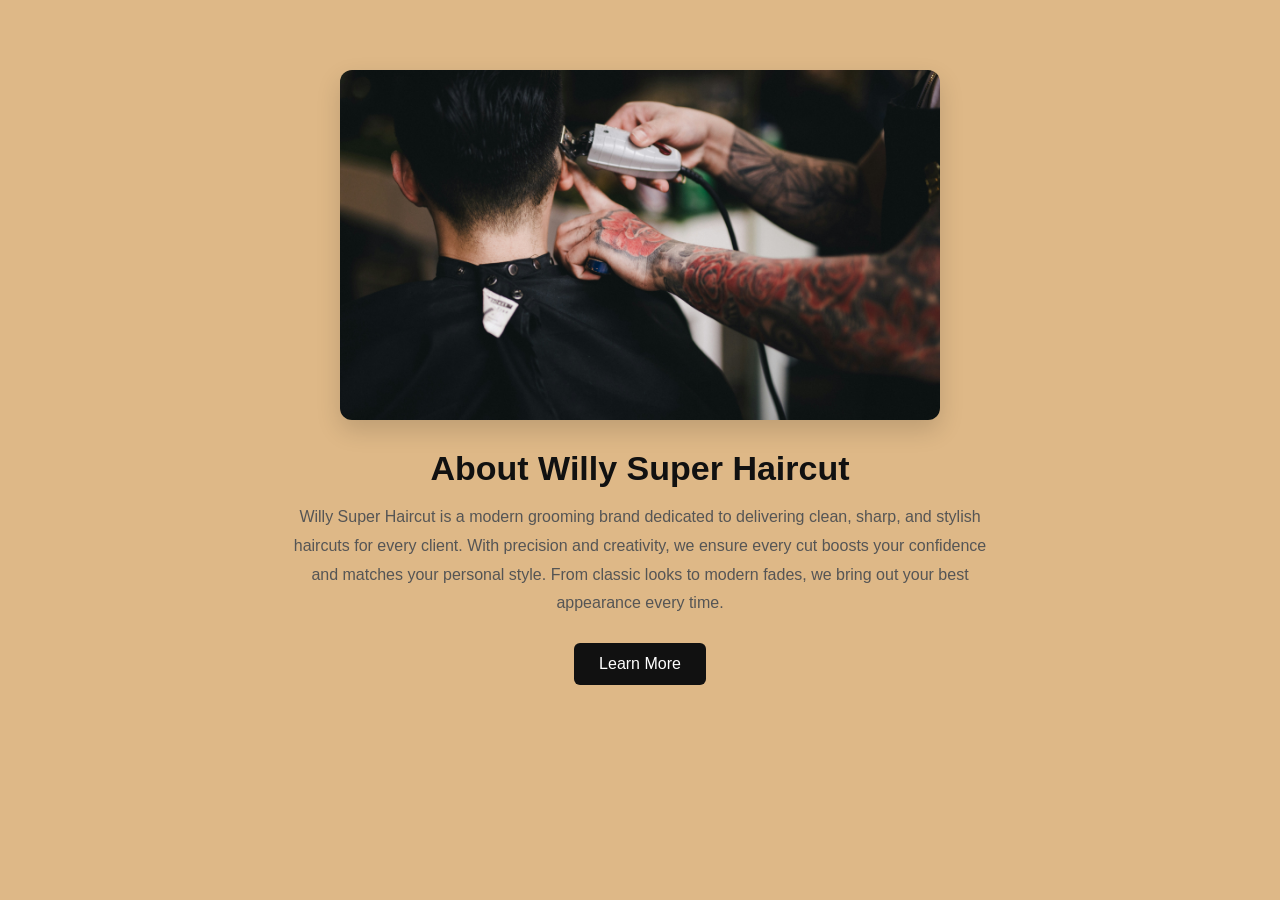
<file: ab.html>
<!DOCTYPE html>
<html lang="en">
<head>
<meta charset="UTF-8">
<meta name="viewport" content="width=device-width, initial-scale=1.0">
<title>About Willy Super Haircut</title>

<style>
* {
  margin: 0;
  padding: 0;
  box-sizing: border-box;
  font-family: Arial, sans-serif;
}

body {
  background: burlywood;
}

/* SECTION */
.about-section {
  padding: 70px 20px;
  text-align: center;
  background: burlywood;
}

/* IMAGE */
.about-section img {
  width: 100%;
  max-width: 600px;
  height: 350px;
  object-fit: cover;
  border-radius: 12px;
  margin-bottom: 25px;
  box-shadow: 0 10px 25px rgba(0,0,0,0.15);
}

/* TITLE */
.about-section h2 {
  font-size: 34px;
  margin-bottom: 15px;
  color: #111;
}

/* PARAGRAPH */
.about-section p {
  max-width: 700px;
  margin: auto;
  font-size: 16px;
  line-height: 1.8;
  color: #555;
}

/* BUTTON */
.btn {
  display: inline-block;
  margin-top: 25px;
  padding: 12px 25px;
  background: #111;
  color: white;
  text-decoration: none;
  border-radius: 6px;
  transition: 0.3s;
}

.btn:hover {
  background: #444;
}
</style>

</head>

<body>

<section class="about-section">

  <!-- IMAGE -->
  <img src="hai-phung-m4Pd_e-4zKs-unsplash.jpg" alt="Willy Super Haircut">

  <h2>About Willy Super Haircut</h2>

  <p>
    Willy Super Haircut is a modern grooming brand dedicated to delivering clean,
    sharp, and stylish haircuts for every client. With precision and creativity,
    we ensure every cut boosts your confidence and matches your personal style.
    From classic looks to modern fades, we bring out your best appearance every time.
  </p>

  <a href="#" class="btn">Learn More</a>

</section>

</body>
</html>
</file>
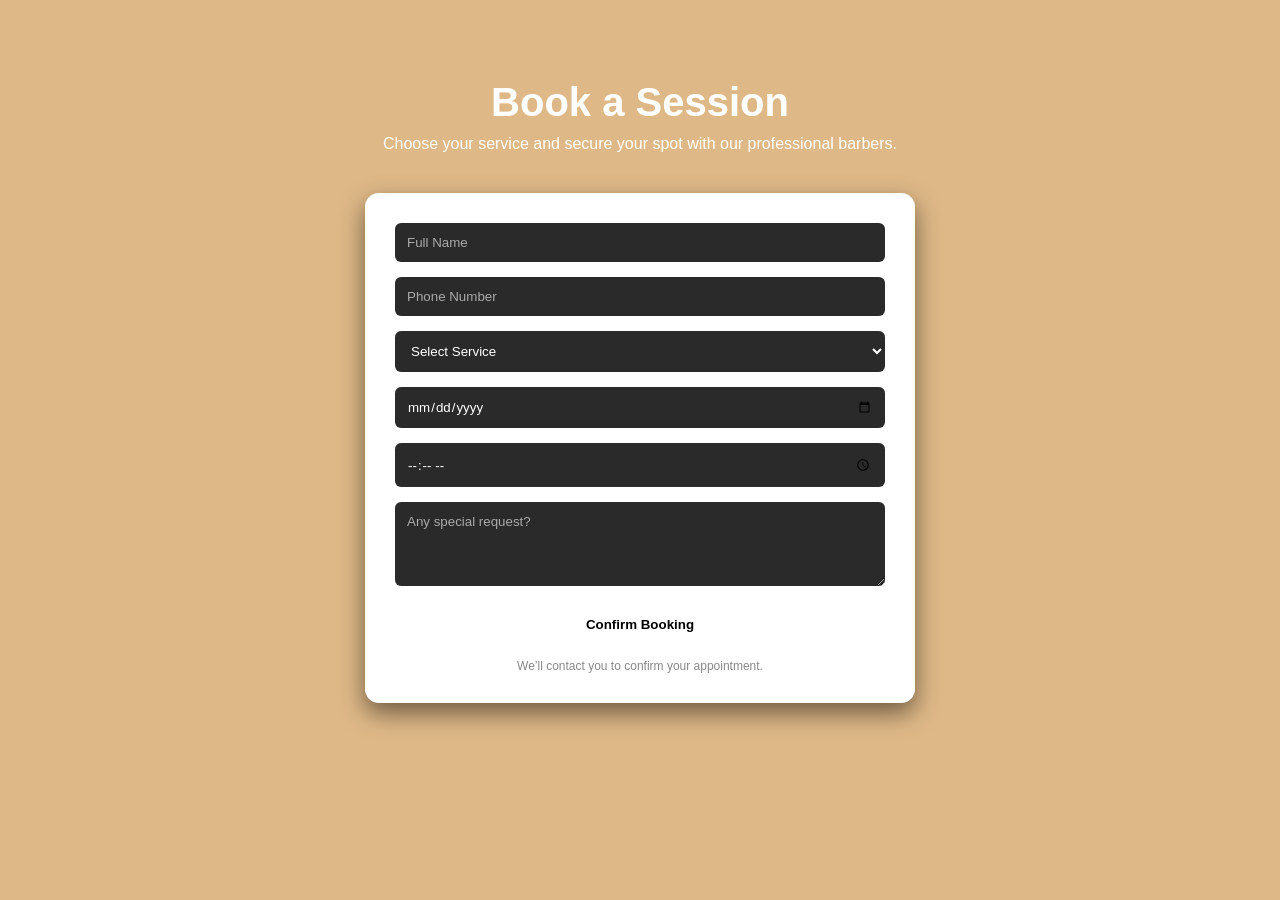
<file: bm.html>
<!DOCTYPE html>
<html lang="en">
<head>
<meta charset="UTF-8">
<meta name="viewport" content="width=device-width, initial-scale=1.0">
<title>Book a Session</title>

<style>
* {
  margin: 0;
  padding: 0;
  box-sizing: border-box;
  font-family: Arial, sans-serif;
}

body {
  background: burlywood;
  color: white;
}

/* SECTION */
.booking-section {
  padding: 80px 20px;
  text-align: center;
}

.booking-section h2 {
  font-size: 40px;
  margin-bottom: 10px;
}

.booking-section p {
  color: white;
  margin-bottom: 40px;
}

/* FORM CARD */
.booking-card {
  max-width: 550px;
  margin: auto;
  background: white;
  padding: 30px;
  border-radius: 14px;
  box-shadow: 0 10px 25px rgba(0,0,0,0.5);
  text-align: left;
}

/* INPUTS */
.booking-card input,
.booking-card select,
.booking-card textarea {
  width: 100%;
  padding: 12px;
  margin-bottom: 15px;
  border: none;
  border-radius: 6px;
  background: #2a2a2a;
  color: white;
  outline: none;
}

/* PLACEHOLDER */
.booking-card input::placeholder,
.booking-card textarea::placeholder {
  color: #aaa;
}

/* BUTTON */
.booking-card button {
  width: 100%;
  padding: 12px;
  background: white;
  color: black;
  border: none;
  border-radius: 6px;
  font-weight: bold;
  cursor: pointer;
  transition: 0.3s;
}

.booking-card button:hover {
  background: #ddd;
}

/* SMALL NOTE */
.note {
  text-align: center;
  font-size: 12px;
  color: #888;
  margin-top: 15px;
}
</style>

</head>

<body>

<section class="booking-section">

  <h2>Book a Session</h2>
  <p>Choose your service and secure your spot with our professional barbers.</p>

  <form class="booking-card">

    <input type="text" placeholder="Full Name" required>

    <input type="tel" placeholder="Phone Number" required>

    <select required>
      <option value="">Select Service</option>
      <option>Classic Haircut</option>
      <option>Modern Fade</option>
      <option>Beard Grooming</option>
      <option>Hair Styling</option>
    </select>

    <input type="date" required>

    <input type="time" required>

    <textarea rows="4" placeholder="Any special request?"></textarea>

    <button type="submit">Confirm Booking</button>

    <div class="note">
      We’ll contact you to confirm your appointment.
    </div>

  </form>

</section>

</body>
</html>
</file>
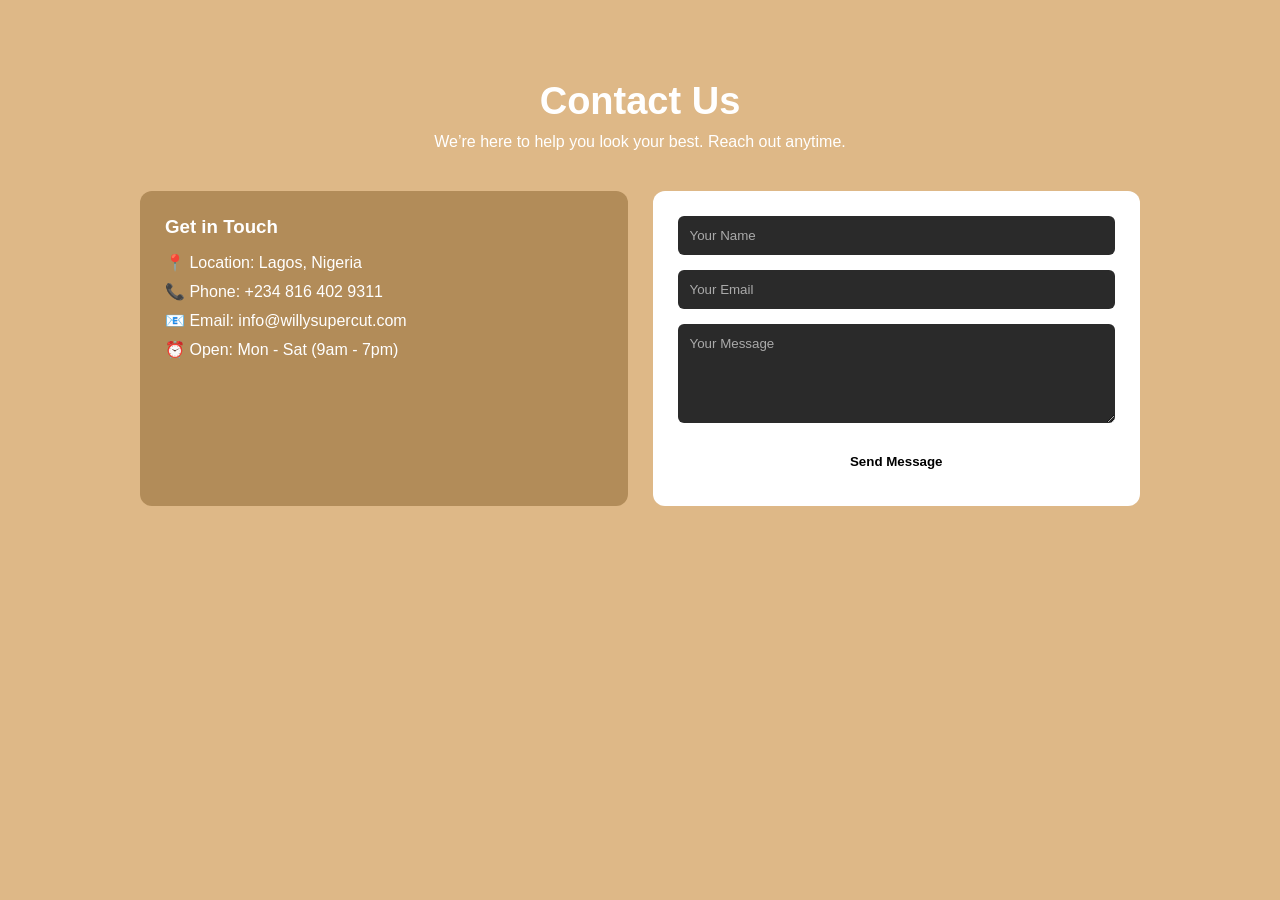
<file: contact.html>
<!DOCTYPE html>
<html lang="en">
<head>
<meta charset="UTF-8">
<meta name="viewport" content="width=device-width, initial-scale=1.0">
<title>Contact Us</title>

<style>
* {
  margin: 0;
  padding: 0;
  box-sizing: border-box;
  font-family: Arial, sans-serif;
}

html, body {
  width: 100%;
  overflow-x: hidden;
}
body {
  background: burlywood;
  color: white;
}

/* SECTION */
.contact-section {
  padding: 80px 20px;
  text-align: center;
}

.contact-section h2 {
  font-size: 38px;
  margin-bottom: 10px;
}

.contact-section p {
  color: white;
  margin-bottom: 40px;
}

/* WRAPPER */
.contact-container {
  max-width: 1000px;
  margin: auto;
  display: grid;
  grid-template-columns: repeat(auto-fit, minmax(280px, 1fr));
  gap: 25px;
}

/* INFO BOX */
.contact-info {
  background: rgb(178, 140, 89);
  padding: 25px;
  border-radius: 12px;
  text-align: left;
}

.contact-info h3 {
  margin-bottom: 15px;
}

.contact-info p {
  margin-bottom: 10px;
  color: white;
}

/* FORM */
.contact-form {
  background: white;
  padding: 25px;
  border-radius: 12px;
  text-align: left;
}

.contact-form input,
.contact-form textarea {
  width: 100%;
  padding: 12px;
  margin-bottom: 15px;
  border: none;
  border-radius: 6px;
  background: #2a2a2a;
  color: black;
  outline: none;
}

/* PLACEHOLDER */
.contact-form input::placeholder,
.contact-form textarea::placeholder {
  color: #aaa;
}

/* BUTTON */
.contact-form button {
  width: 100%;
  padding: 12px;
  background: white;
  color: black;
  border: none;
  border-radius: 6px;
  font-weight: bold;
  cursor: pointer;
  transition: 0.3s;
}

.contact-form button:hover {
  background: #ddd;
}
</style>

</head>

<body>

<section class="contact-section">

  <h2>Contact Us</h2>
  <p>We’re here to help you look your best. Reach out anytime.</p>

  <div class="contact-container">

    <!-- CONTACT INFO -->
    <div class="contact-info">
      <h3>Get in Touch</h3>
      <p>📍 Location: Lagos, Nigeria</p>
      <p>📞 Phone: +234 816 402 9311</p>
      <p>📧 Email: info@willysupercut.com</p>
      <p>⏰ Open: Mon - Sat (9am - 7pm)</p>
    </div>

    <!-- CONTACT FORM -->
    <form class="contact-form">

      <input type="text" placeholder="Your Name" required>

      <input type="email" placeholder="Your Email" required>

      <textarea rows="5" placeholder="Your Message"></textarea>

      <button type="submit">Send Message</button>

    </form>

  </div>

</section>

</body>
</html>
</file>
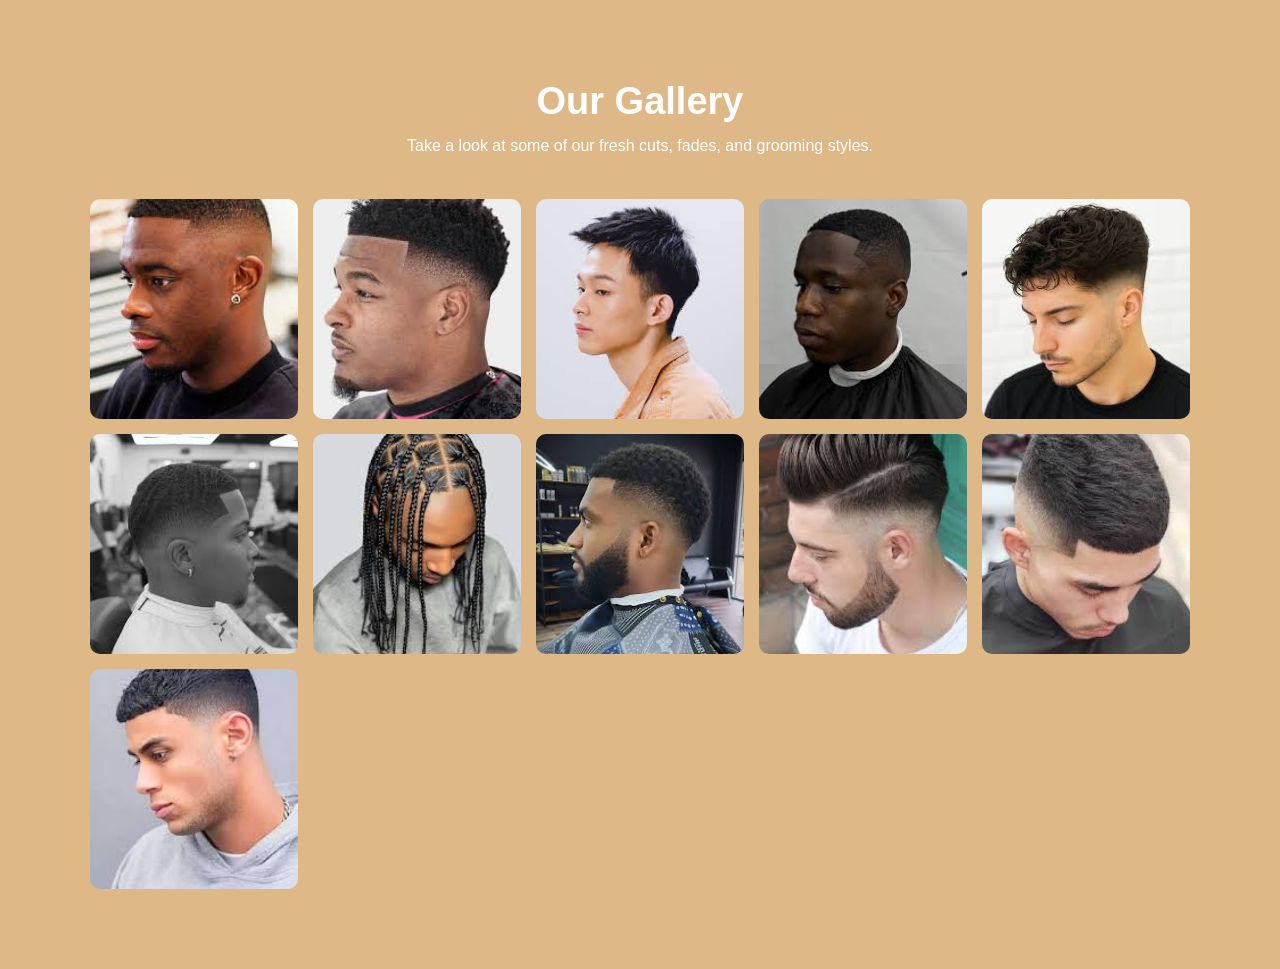
<file: gallery.html>
<!DOCTYPE html>
<html lang="en">
<head>
<meta charset="UTF-8">
<meta name="viewport" content="width=device-width, initial-scale=1.0">
<title>Gallery</title>

<style>
* {
  margin: 0;
  padding: 0;
  box-sizing: border-box;
  font-family: Arial, sans-serif;
}

body {
  background: burlywood;
  color: white;
}

/* SECTION */
.gallery-section {
  padding: 80px 20px;
  text-align: center;
}

.gallery-section h2 {
  font-size: 38px;
  margin-bottom: 10px;
}

.gallery-section p {
  color:white;
  margin-bottom: 40px;
  max-width: 600px;
  margin-left: auto;
  margin-right: auto;
  line-height: 1.6;
}

/* GRID */
.gallery-grid {
  display: grid;
  grid-template-columns: repeat(auto-fit, minmax(200px, 1fr));
  gap: 15px;
  max-width: 1100px;
  margin: auto;
}

/* IMAGE BOX */
.gallery-item {
  overflow: hidden;
  border-radius: 10px;
  height: 220px;
  cursor: pointer;
}

/* IMAGE */
.gallery-item img {
  width: 100%;
  height: 100%;
  object-fit: cover;
  transition: 0.4s;
}

/* HOVER EFFECT */
.gallery-item:hover img {
  transform: scale(1.1);
  filter: brightness(70%);
}
</style>

</head>

<body>

<section class="gallery-section">

  <h2>Our Gallery</h2>
  <p>Take a look at some of our fresh cuts, fades, and grooming styles.</p>

  <div class="gallery-grid">

    <div class="gallery-item">
      <img src="images (1).jpeg" alt="Haircut 1">
    </div>

    <div class="gallery-item">
      <img src="images (2).jpeg" alt="Haircut 2">
    </div>

    <div class="gallery-item">
      <img src="images (3).jpeg" alt="Haircut 3">
    </div>

    <div class="gallery-item">
      <img src="images (4).jpeg" alt="Haircut 4">
    </div>

    <div class="gallery-item">
      <img src="images (5).jpeg" alt="Haircut 5">
    </div>

    <div class="gallery-item">
      <img src="images (6).jpeg" alt="Haircut 6">
    </div>

    <div class="gallery-item">
      <img src="images (7).jpeg" alt="Haircut 6">
    </div>
    <div class="gallery-item">
      <img src="images (8).jpeg" alt="Haircut 6">
    </div>
    <div class="gallery-item">
      <img src="images (9).jpeg" alt="Haircut 6">
    </div>
    <div class="gallery-item">
      <img src="images (10).jpeg" alt="Haircut 6">
    </div>
    <div class="gallery-item">
      <img src="images (11).jpeg" alt="Haircut 6">
    </div>
  </div>

</section>

</body>
</html>
</file>
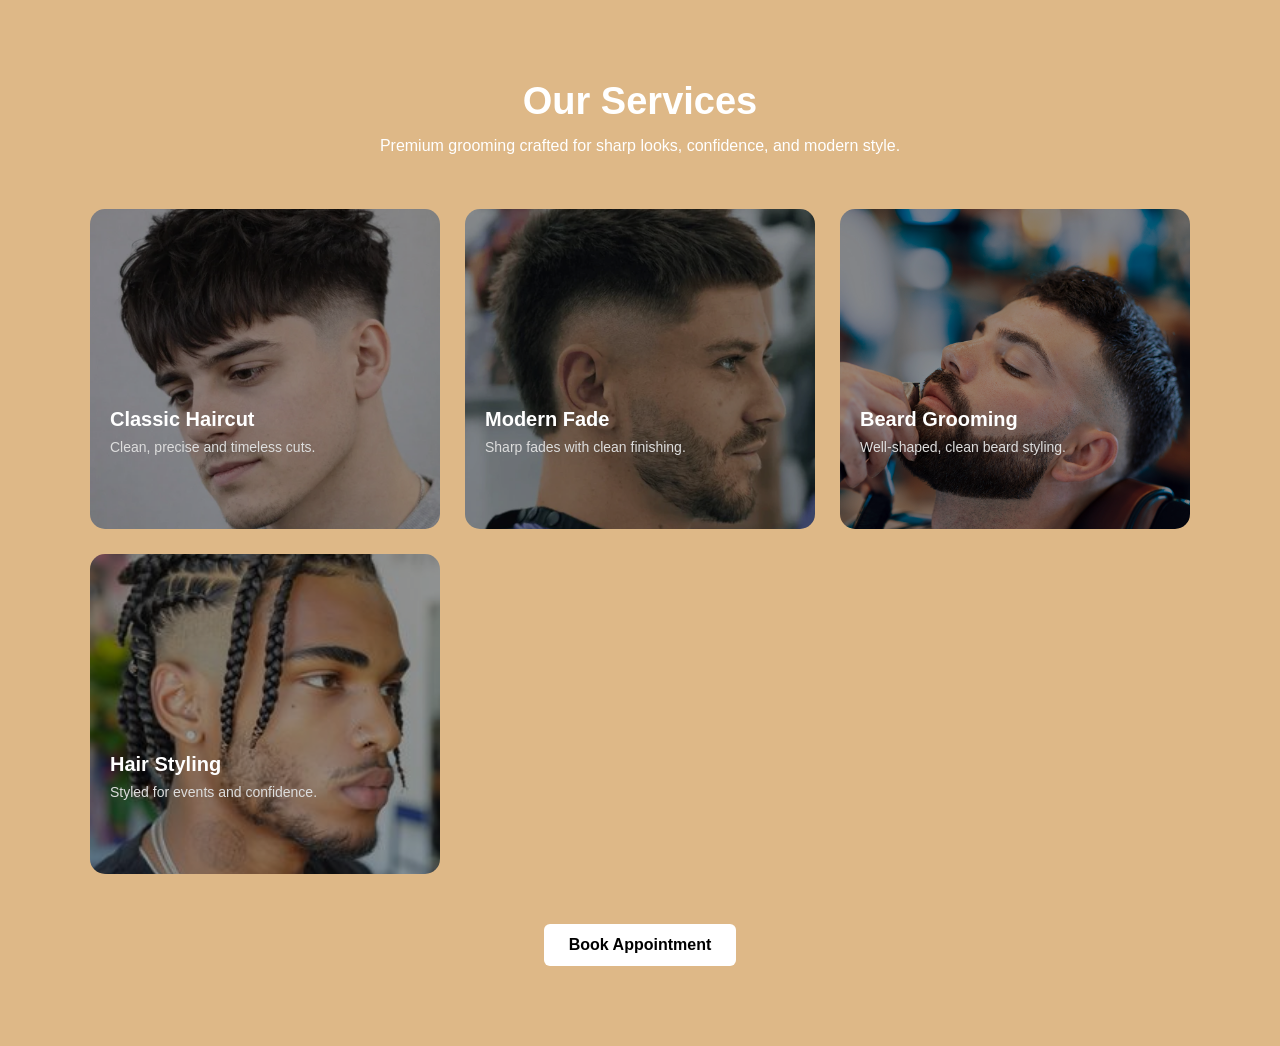
<file: service.html>
<!DOCTYPE html>
<html lang="en">
<head>
<meta charset="UTF-8">
<meta name="viewport" content="width=device-width, initial-scale=1.0">
<title>Services</title>

<style>
* {
  margin: 0;
  padding: 0;
  box-sizing: border-box;
  font-family: Arial, sans-serif;
}

html, body {
  width: 100%;
  overflow-x: hidden;
}
body {
  background: burlywood;
  color: white;
}

/* SECTION */
.services-section {
  padding: 80px 20px;
  text-align: center;
}

.services-section h2 {
  font-size: 38px;
  margin-bottom: 10px;
}

.services-section p {
  color: white;
  max-width: 600px;
  margin: 0 auto 50px auto;
  line-height: 1.6;
}

/* LAYOUT */
.services-container {
  display: grid;
  grid-template-columns: repeat(auto-fit, minmax(260px, 1fr));
  gap: 25px;
  max-width: 1100px;
  margin: auto;
}

/* CARD */
.service-box {
  position: relative;
  height: 320px;
  border-radius: 15px;
  overflow: hidden;
  cursor: pointer;
  transition: 0.3s;
}

.service-box:hover {
  transform: scale(1.03);
}

/* IMAGE */
.service-box img {
  width: 100%;
  height: 100%;
  object-fit: cover;
  filter: brightness(60%);
  transition: 0.3s;
}

.service-box:hover img {
  filter: brightness(40%);
}

/* TEXT OVER IMAGE */
.service-text {
  position: absolute;
  bottom: 20px;
  left: 20px;
  text-align: left;
}

.service-text h3 {
  font-size: 20px;
  margin-bottom: 5px;
}

.service-text p {
  font-size: 14px;
  color: #ddd;
}

/* BUTTON */
.btn {
  display: inline-block;
  margin-top: 50px;
  padding: 12px 25px;
  background: white;
  color: black;
  text-decoration: none;
  border-radius: 6px;
  font-weight: bold;
  transition: 0.3s;
}

.btn:hover {
  background: #ddd;
}
</style>

</head>

<body>

<section class="services-section">

  <h2>Our Services</h2>

  <p>
    Premium grooming crafted for sharp looks, confidence, and modern style.
  </p>

  <div class="services-container">

    <div class="service-box">
      <img src="low-fade-textured-crop-haircut-men.webp" alt="Haircut">
      <div class="service-text">
        <h3>Classic Haircut</h3>
        <p>Clean, precise and timeless cuts.</p>
      </div>
    </div>

    <div class="service-box">
      <img src="Mid-Burst-Fade_600x600.webp" alt="Fade">
      <div class="service-text">
        <h3>Modern Fade</h3>
        <p>Sharp fades with clean finishing.</p>
      </div>
    </div>

    <div class="service-box">
      <img src="5edf29cb38c6147d809789b6_Slider-116_01.jpeg" alt="Beard">
      <div class="service-text">
        <h3>Beard Grooming</h3>
        <p>Well-shaped, clean beard styling.</p>
      </div>
    </div>

    <div class="service-box">
      <img src="00669dffecaad28118e14a929110b609.jpeg" alt="Styling">
      <div class="service-text">
        <h3>Hair Styling</h3>
        <p>Styled for events and confidence.</p>
      </div>
    </div>

  </div>

  <a href="sign.html" class="btn">Book Appointment</a>

</section>

</body>
</html>
</file>
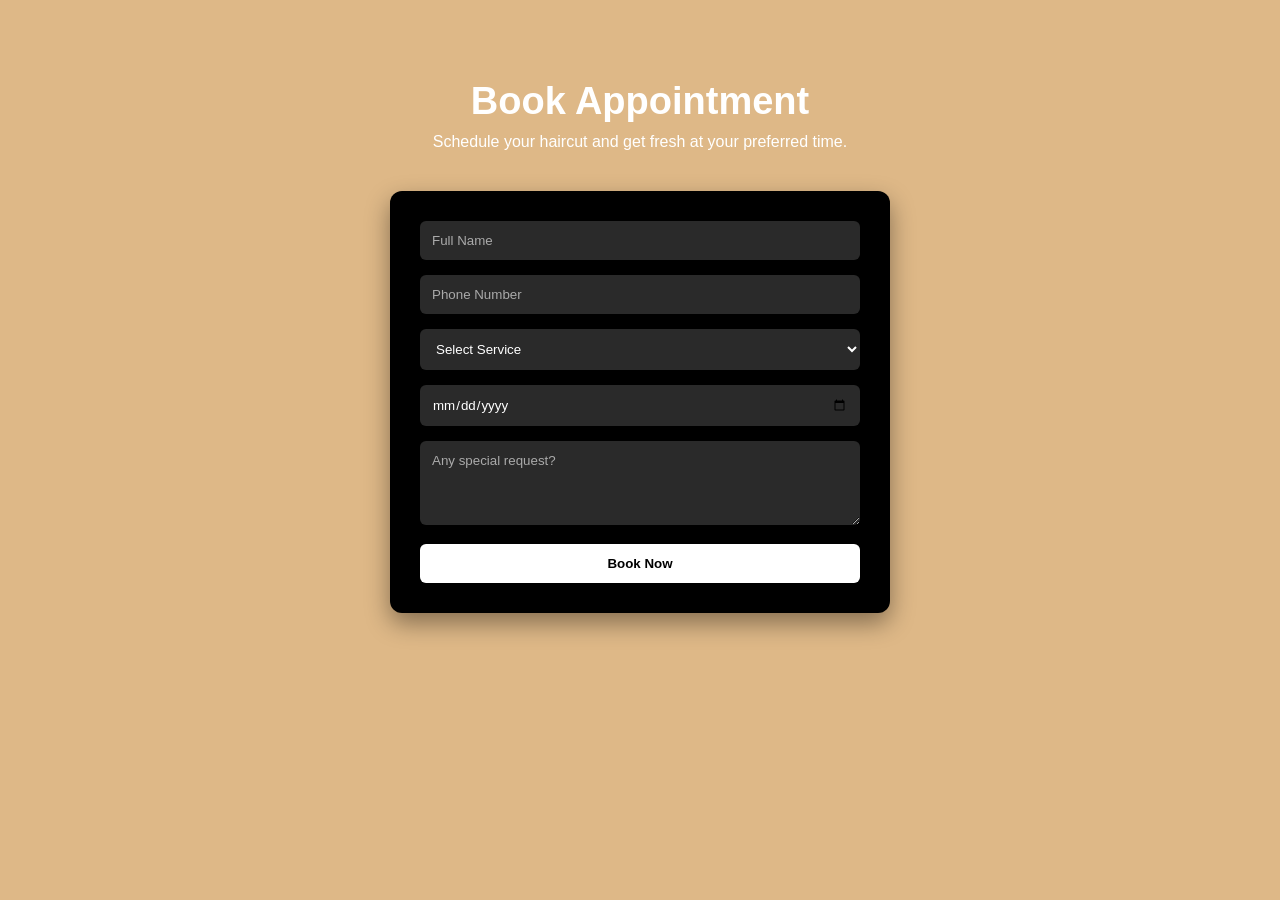
<file: sign.html>
<!DOCTYPE html>
<html lang="en">
<head>
<meta charset="UTF-8">
<meta name="viewport" content="width=device-width, initial-scale=1.0">
<title>Book Appointment</title>

<style>
* {
  margin: 0;
  padding: 0;
  box-sizing: border-box;
  font-family: Arial, sans-serif;
}

body {
  background:burlywood;
  color: white;
}

/* SECTION */
.booking-section {
  padding: 80px 20px;
  text-align: center;
}

/* TITLE */
.booking-section h2 {
  font-size: 38px;
  margin-bottom: 10px;
}

.booking-section p {
  color: white;
  margin-bottom: 40px;
}

/* FORM BOX */
.booking-form {
  max-width: 500px;
  margin: auto;
  background: black;
  padding: 30px;
  border-radius: 12px;
  box-shadow: 0 10px 25px rgba(0,0,0,0.4);
}

/* INPUTS */
.booking-form input,
.booking-form select,
.booking-form textarea {
  width: 100%;
  padding: 12px;
  margin-bottom: 15px;
  border: none;
  border-radius: 6px;
  outline: none;
  background: #2a2a2a;
  color: white;
}

/* PLACEHOLDER */
.booking-form input::placeholder,
.booking-form textarea::placeholder {
  color: #aaa;
}

/* BUTTON */
.booking-form button {
  width: 100%;
  padding: 12px;
  border: none;
  border-radius: 6px;
  background: white;
  color: black;
  font-weight: bold;
  cursor: pointer;
  transition: 0.3s;
}

.booking-form button:hover {
  background: #ddd;
}
</style>

</head>

<body>

<section class="booking-section">

  <h2>Book Appointment</h2>
  <p>Schedule your haircut and get fresh at your preferred time.</p>

  <form class="booking-form">

    <input type="text" placeholder="Full Name" required>

    <input type="tel" placeholder="Phone Number" required>

    <select required>
      <option value="">Select Service</option>
      <option>Classic Haircut</option>
      <option>Modern Fade</option>
      <option>Beard Grooming</option>
      <option>Hair Styling</option>
    </select>

    <input type="date" required>

    <textarea rows="4" placeholder="Any special request?"></textarea>

    <button type="submit">Book Now</button>

  </form>

</section>

</body>
</html>
</file>
